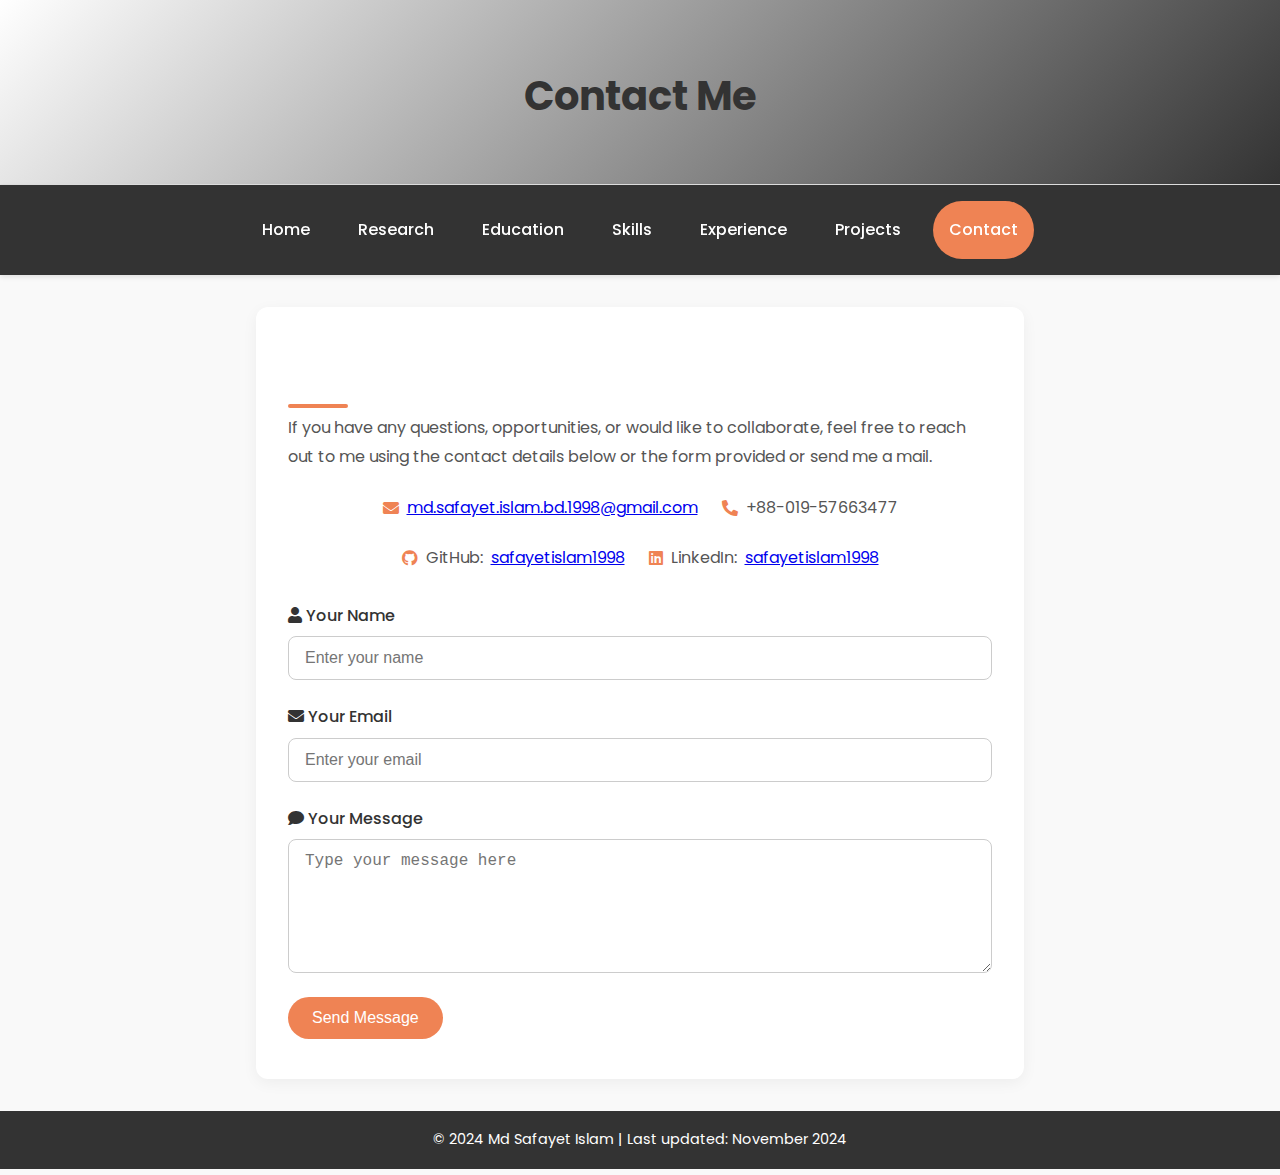
<file: contact.html>
<!DOCTYPE html>
<html lang="en">

<head>
    <!-- Meta Tags and Head Elements -->
    <meta charset="UTF-8">
    <meta name="viewport" content="width=device-width, initial-scale=1.0">
    <title>Contact - Md Safayet Islam</title>

    <!-- Google Fonts -->
    <link href="https://fonts.googleapis.com/css2?family=Poppins:wght@300;400;500;600&display=swap" rel="stylesheet">

    <!-- Font Awesome for Icons -->
    <link rel="stylesheet" href="https://cdnjs.cloudflare.com/ajax/libs/font-awesome/5.15.4/css/all.min.css"
        crossorigin="anonymous" />

    <!-- External Stylesheet -->
    <link rel="stylesheet" href="css/styles.css">
</head>

<body>
    <!-- Header -->
    <header>
        <h1>Contact Me</h1>
    </header>

    <!-- Navigation -->
    <nav>
        <a href="index.html">Home</a>
        <a href="research.html">Research</a>
        <a href="education.html">Education</a>
        <a href="skills.html">Skills</a>
        <a href="experience.html">Experience</a>
        <a href="projects.html">Projects</a>

        <a href="contact.html" class="active">Contact</a>
    </nav>

    <!-- Main Content -->
    <div class="container">
        <!-- Contact Section -->
        <section id="contact">
            <h2>Get in Touch</h2>
            <p>If you have any questions, opportunities, or would like to collaborate, feel free to reach out to me
                using the contact details below or the form provided or send me a mail.</p>


            <!-- Contact Details -->
            <div class="contact-info">
                <span><i class="fas fa-envelope"></i> <a
                        href="mailto:md.safayet.islam.bd.1998@gmail.com">md.safayet.islam.bd.1998@gmail.com</a></span>
                <span><i class="fas fa-phone-alt"></i> +88-019-57663477</span>
                <span><i class="fab fa-github"></i> GitHub: <a href="https://github.com/safayetislam1998"
                        target="_blank">safayetislam1998</a></span>
                <span><i class="fab fa-linkedin"></i> LinkedIn: <a href="https://www.linkedin.com/in/safayetislam1998"
                        target="_blank">safayetislam1998</a></span>
            </div>

            <!-- Contact Form -->
            <div class="contact-form">
                <form action="https://formspree.io/f/mbljarpq" method="POST">
                    <div class="form-group">
                        <label for="name"><i class="fas fa-user"></i> Your Name</label>
                        <input type="text" id="name" name="name" required placeholder="Enter your name">
                    </div>

                    <div class="form-group">
                        <label for="email"><i class="fas fa-envelope"></i> Your Email</label>
                        <input type="email" id="email" name="_replyto" required placeholder="Enter your email">
                    </div>

                    <div class="form-group">
                        <label for="message"><i class="fas fa-comment"></i> Your Message</label>
                        <textarea id="message" name="message" rows="6" required
                            placeholder="Type your message here"></textarea>
                    </div>

                    <button type="submit">Send Message</button>
                </form>
            </div>
        </section>
    </div>

    <!-- Footer -->
    <footer>
        <p>© 2024 Md Safayet Islam | Last updated: November 2024</p>
    </footer>
</body>

</html>
</file>
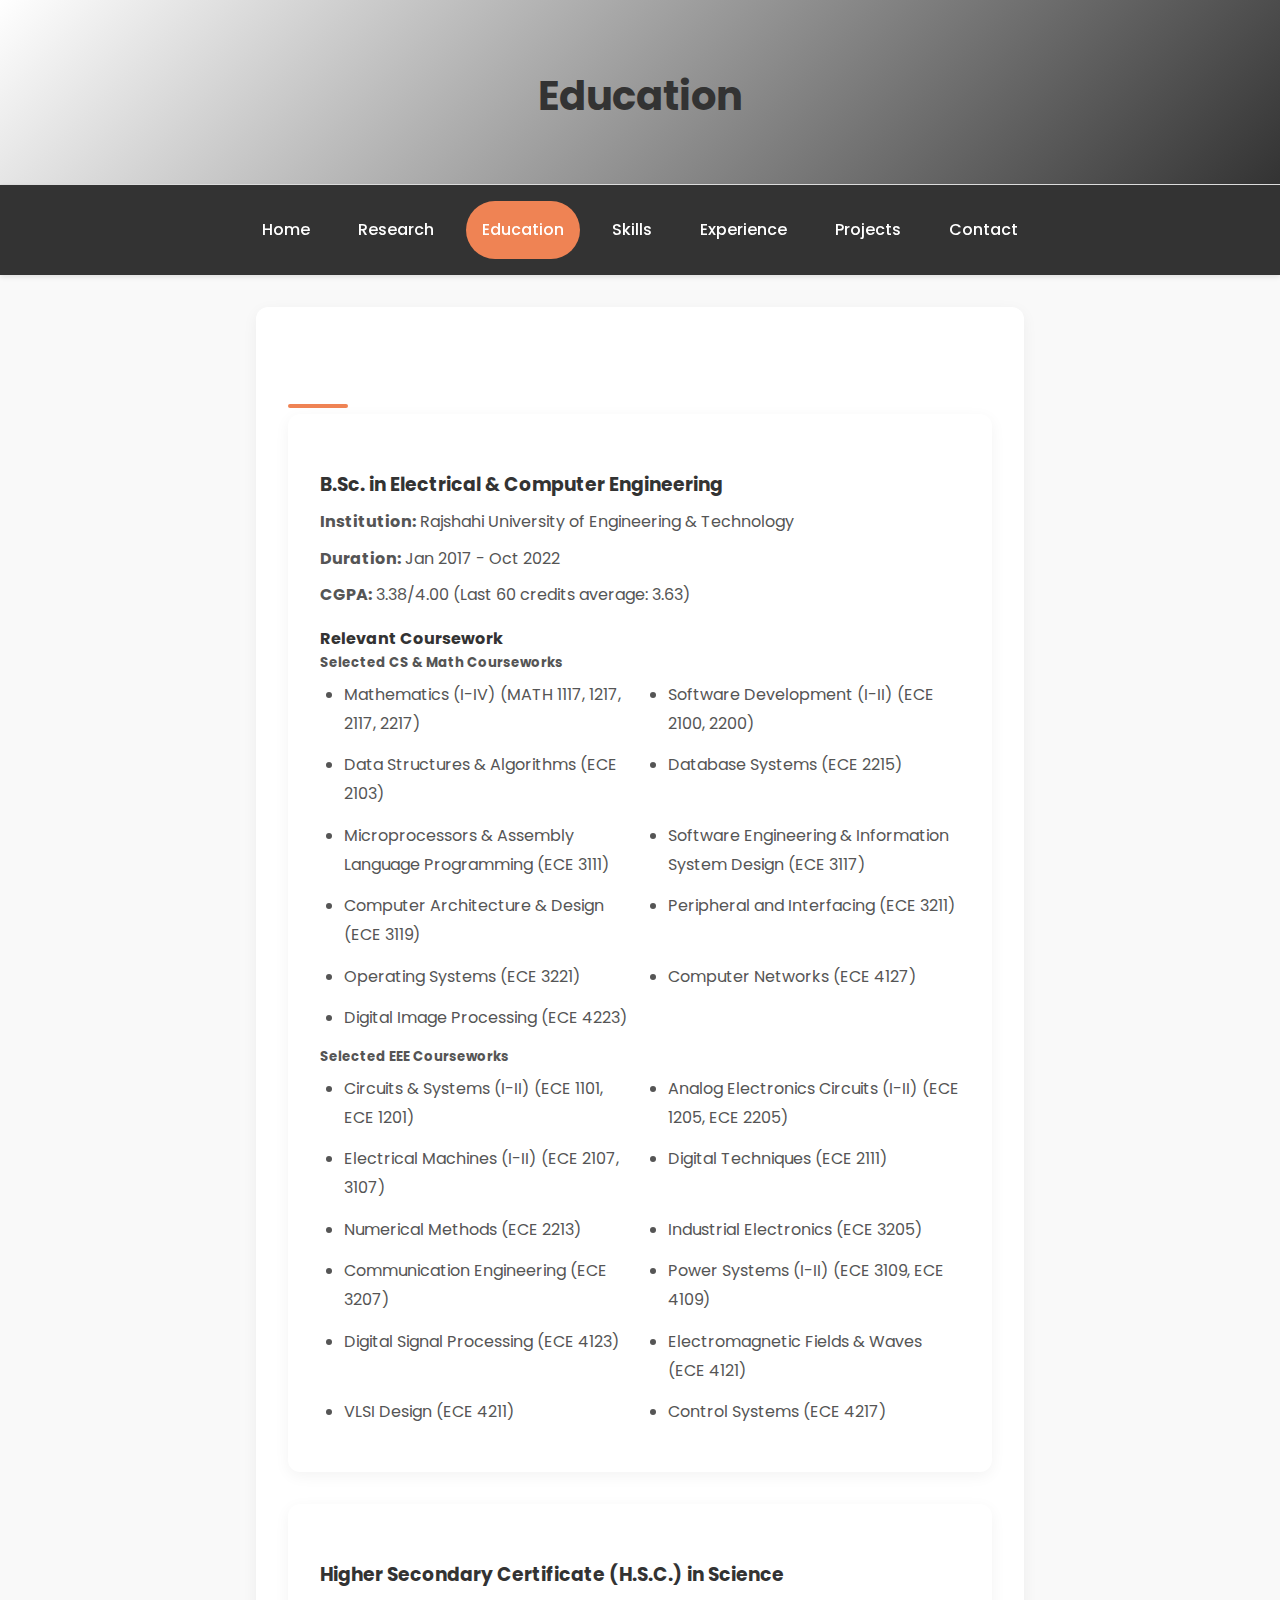
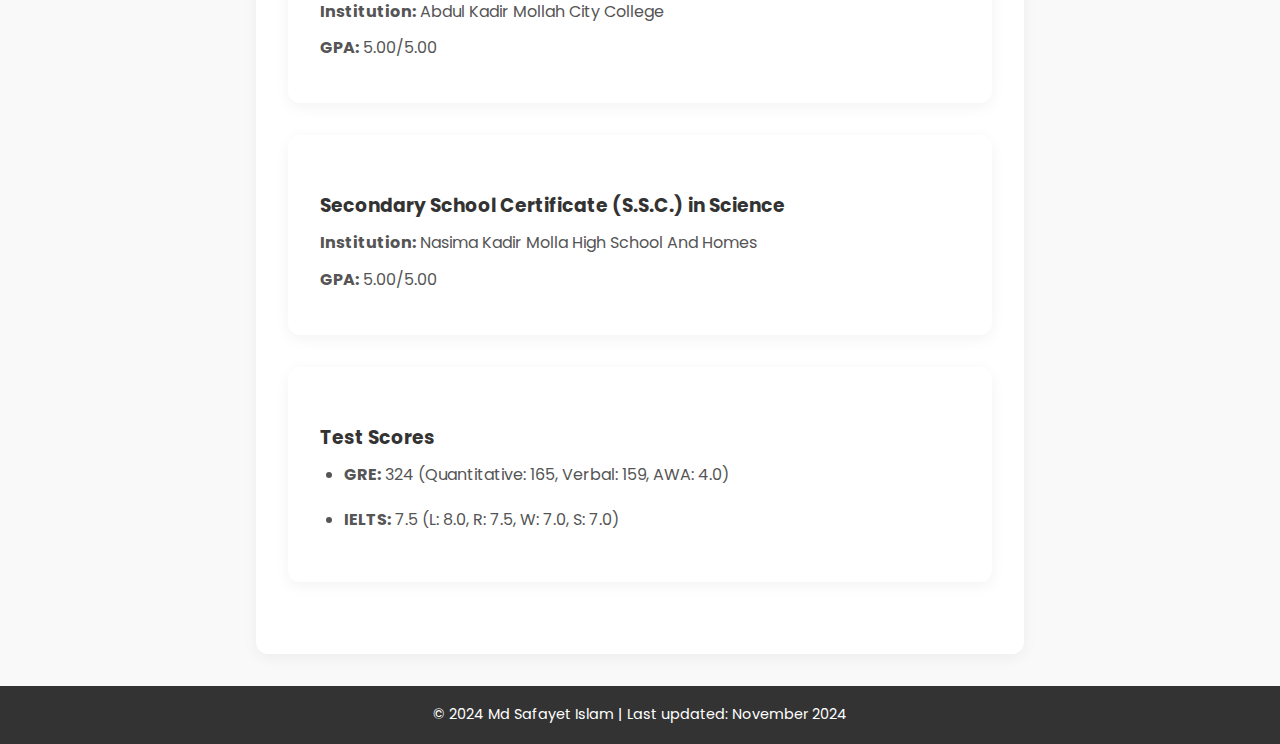
<file: education.html>
<!DOCTYPE html>
<html lang="en">

<head>
    <!-- Meta Tags and Head Elements -->
    <meta charset="UTF-8">
    <meta name="viewport" content="width=device-width, initial-scale=1.0">
    <title>Education - Md Safayet Islam</title>

    <!-- Google Fonts -->
    <link href="https://fonts.googleapis.com/css2?family=Poppins:wght@300;400;500;600&display=swap" rel="stylesheet">

    <!-- Font Awesome for Icons -->
    <link rel="stylesheet" href="https://cdnjs.cloudflare.com/ajax/libs/font-awesome/5.15.4/css/all.min.css"
        crossorigin="anonymous" />

    <!-- External Stylesheet -->
    <link rel="stylesheet" href="css/styles.css">
</head>

<body>
    <!-- Header -->
    <header>
        <h1>Education</h1>
    </header>

    <!-- Navigation -->
    <nav>
        <a href="index.html">Home</a>
        <a href="research.html">Research</a>
        <a href="education.html" class="active">Education</a>
        <a href="skills.html">Skills</a>
        <a href="experience.html">Experience</a>
        <a href="projects.html">Projects</a>
        
        <a href="contact.html">Contact</a>
    </nav>

    <!-- Main Content -->
    <div class="container">
        <!-- Education Section -->
        <section id="education">
            <h2>Education</h2>

            <!-- B.Sc. Degree -->
            <div class="education-item">
                <h3>B.Sc. in Electrical & Computer Engineering</h3>
                <p><strong>Institution:</strong> Rajshahi University of Engineering & Technology</p>
                <p><strong>Duration:</strong> Jan 2017 - Oct 2022</p>
                <p><strong>CGPA:</strong> 3.38/4.00 (Last 60 credits average: 3.63)</p>

                <!-- Coursework Section -->
                <h4>Relevant Coursework</h4>

                <!-- Selected CS & Math Courseworks -->
                <h5>Selected CS & Math Courseworks</h5>
                <ul class="coursework-list">
                    <li>Mathematics (I-IV) (MATH 1117, 1217, 2117, 2217)</li>
                    <li>Software Development (I-II) (ECE 2100, 2200)</li>
                    <li>Data Structures & Algorithms (ECE 2103)</li>
                    <li>Database Systems (ECE 2215)</li>
                    <li>Microprocessors & Assembly Language Programming (ECE 3111)</li>
                    <li>Software Engineering & Information System Design (ECE 3117)</li>
                    <li>Computer Architecture & Design (ECE 3119)</li>
                    <li>Peripheral and Interfacing (ECE 3211)</li>
                    <li>Operating Systems (ECE 3221)</li>
                    <li>Computer Networks (ECE 4127)</li>
                    <li>Digital Image Processing (ECE 4223)</li>
                </ul>

                <!-- Selected EEE Courseworks -->
                <h5>Selected EEE Courseworks</h5>
                <ul class="coursework-list">
                    <li>Circuits & Systems (I-II) (ECE 1101, ECE 1201)</li>
                    <li>Analog Electronics Circuits (I-II) (ECE 1205, ECE 2205)</li>
                    <li>Electrical Machines (I-II) (ECE 2107, 3107)</li>
                    <li>Digital Techniques (ECE 2111)</li>
                    <li>Numerical Methods (ECE 2213)</li>
                    <li>Industrial Electronics (ECE 3205)</li>
                    <li>Communication Engineering (ECE 3207)</li>
                    <li>Power Systems (I-II) (ECE 3109, ECE 4109)</li>
                    <li>Digital Signal Processing (ECE 4123)</li>
                    <li>Electromagnetic Fields & Waves (ECE 4121)</li>
                    <li>VLSI Design (ECE 4211)</li>
                    <li>Control Systems (ECE 4217)</li>
                </ul>
            </div>

            <!-- H.S.C. -->
            <div class="education-item">
                <h3>Higher Secondary Certificate (H.S.C.) in Science</h3>
                <p><strong>Institution:</strong> Abdul Kadir Mollah City College</p>
                <p><strong>GPA:</strong> 5.00/5.00</p>
            </div>

            <!-- S.S.C. -->
            <div class="education-item">
                <h3>Secondary School Certificate (S.S.C.) in Science</h3>
                <p><strong>Institution:</strong> Nasima Kadir Molla High School And Homes</p>
                <p><strong>GPA:</strong> 5.00/5.00</p>
            </div>

            <!-- Test Scores -->
            <div class="education-item">
                <h3>Test Scores</h3>
                <ul>
                    <li><strong>GRE:</strong> 324 (Quantitative: 165, Verbal: 159, AWA: 4.0)</li>
                    <li><strong>IELTS:</strong> 7.5 (L: 8.0, R: 7.5, W: 7.0, S: 7.0)</li>
                </ul>
            </div>
        </section>
    </div>

    <!-- Footer -->
    <footer>
        <p>© 2024 Md Safayet Islam | Last updated: November 2024</p>
    </footer>
</body>

</html>
</file>
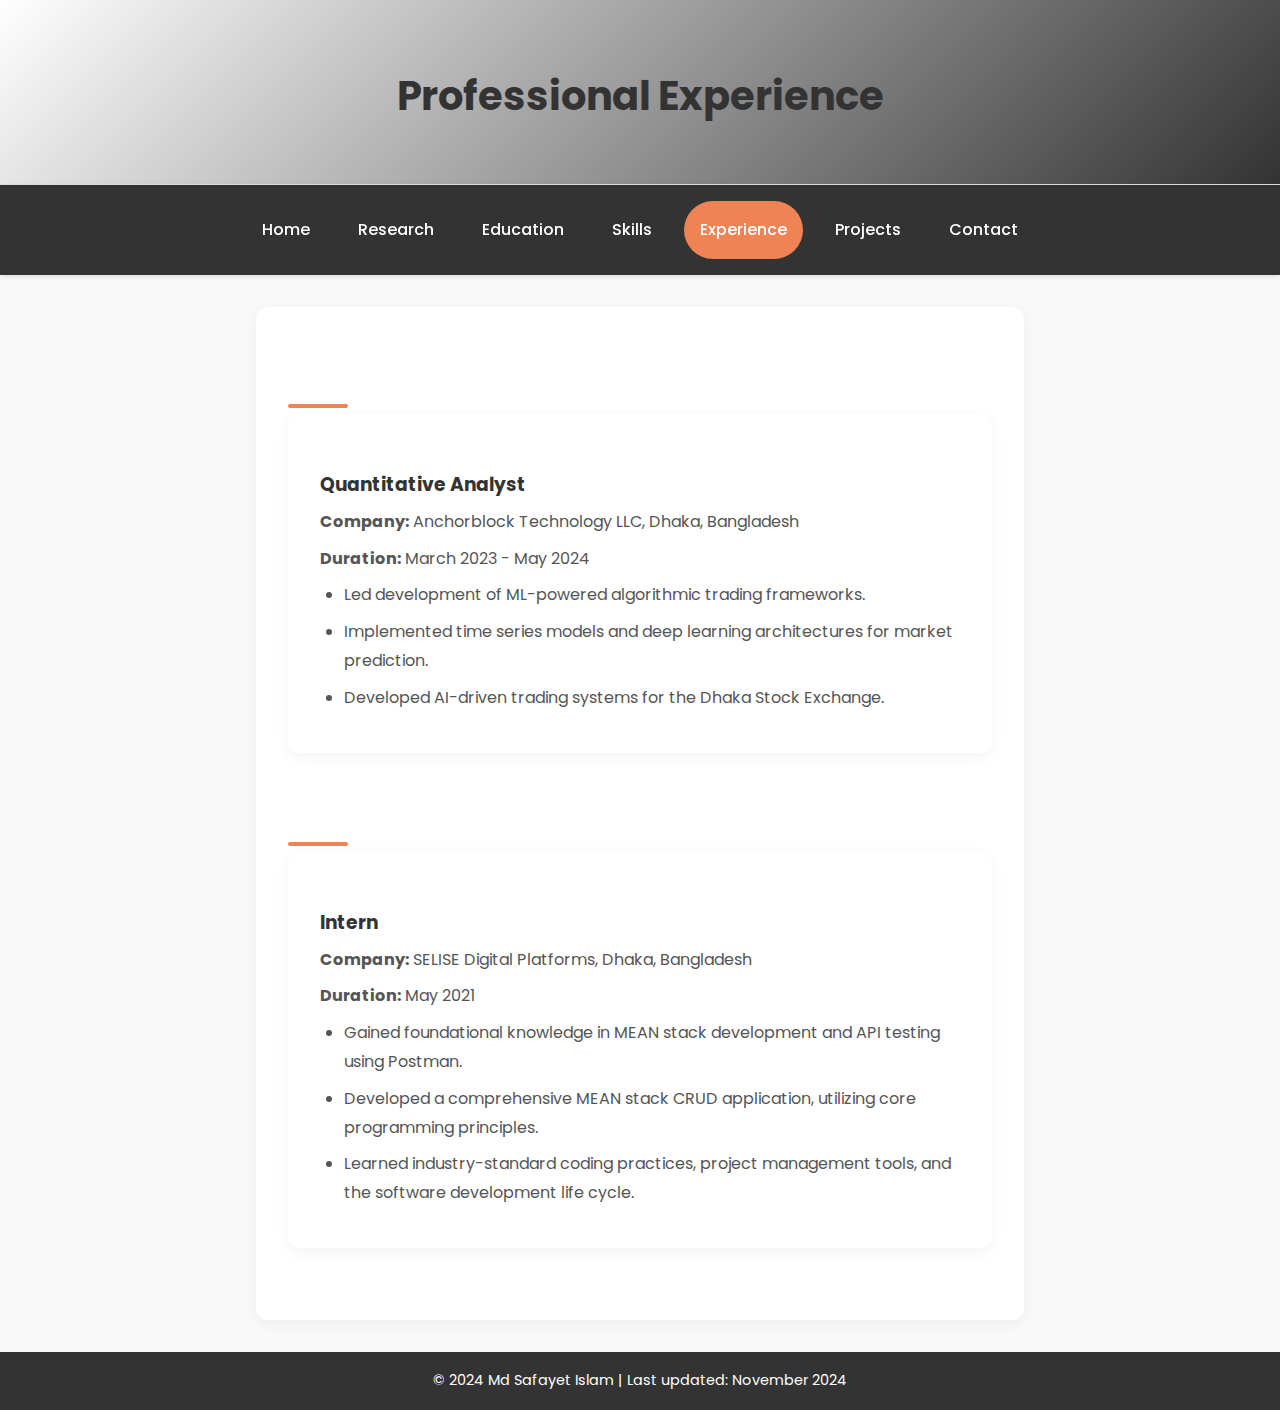
<file: experience.html>
<!DOCTYPE html>
<html lang="en">

<head>
    <!-- Meta Tags and Head Elements -->
    <meta charset="UTF-8">
    <meta name="viewport" content="width=device-width, initial-scale=1.0">
    <title>Experience - Md Safayet Islam</title>

    <!-- Google Fonts -->
    <link href="https://fonts.googleapis.com/css2?family=Poppins:wght@300;400;500;600&display=swap" rel="stylesheet">

    <!-- Font Awesome for Icons -->
    <link rel="stylesheet" href="https://cdnjs.cloudflare.com/ajax/libs/font-awesome/5.15.4/css/all.min.css"
        crossorigin="anonymous" />

    <!-- External Stylesheet -->
    <link rel="stylesheet" href="css/styles.css">
</head>

<body>
    <!-- Header -->
    <header>
        <h1>Professional Experience</h1>
    </header>

    <!-- Navigation -->
    <nav>
        <a href="index.html">Home</a>
        <a href="research.html">Research</a>
        <a href="education.html">Education</a>
        <a href="skills.html">Skills</a>
        <a href="experience.html" class="active">Experience</a>
        <a href="projects.html">Projects</a>
        
        <a href="contact.html">Contact</a>
    </nav>

    <!-- Main Content -->
    <div class="container">
        <!-- Experience Section -->
        <section id="experience">
            <h2>Work Experience</h2>

            <!-- Experience Item -->
            <div class="experience-item">
                <h3>Quantitative Analyst</h3>
                <p><strong>Company:</strong> Anchorblock Technology LLC, Dhaka, Bangladesh</p>
                <p><strong>Duration:</strong> March 2023 - May 2024</p>
                <ul>
                    <li>Led development of ML-powered algorithmic trading frameworks.</li>
                    <li>Implemented time series models and deep learning architectures for market prediction.</li>
                    <li>Developed AI-driven trading systems for the Dhaka Stock Exchange.</li>
                </ul>
            </div>

            <!-- Internship Experience Section -->
            <h2>Internship Experience</h2>
            <div class="experience-item">
                <h3>Intern</h3>
                <p><strong>Company:</strong> SELISE Digital Platforms, Dhaka, Bangladesh</p>
                <p><strong>Duration:</strong> May 2021</p>
                <ul>
                    <li>Gained foundational knowledge in MEAN stack development and API testing using Postman.</li>
                    <li>Developed a comprehensive MEAN stack CRUD application, utilizing core programming principles.
                    </li>
                    <li>Learned industry-standard coding practices, project management tools, and the software
                        development life cycle.</li>
                </ul>
            </div>
        </section>
    </div>

    <!-- Footer -->
    <footer>
        <p>© 2024 Md Safayet Islam | Last updated: November 2024</p>
    </footer>
</body>

</html>
</file>
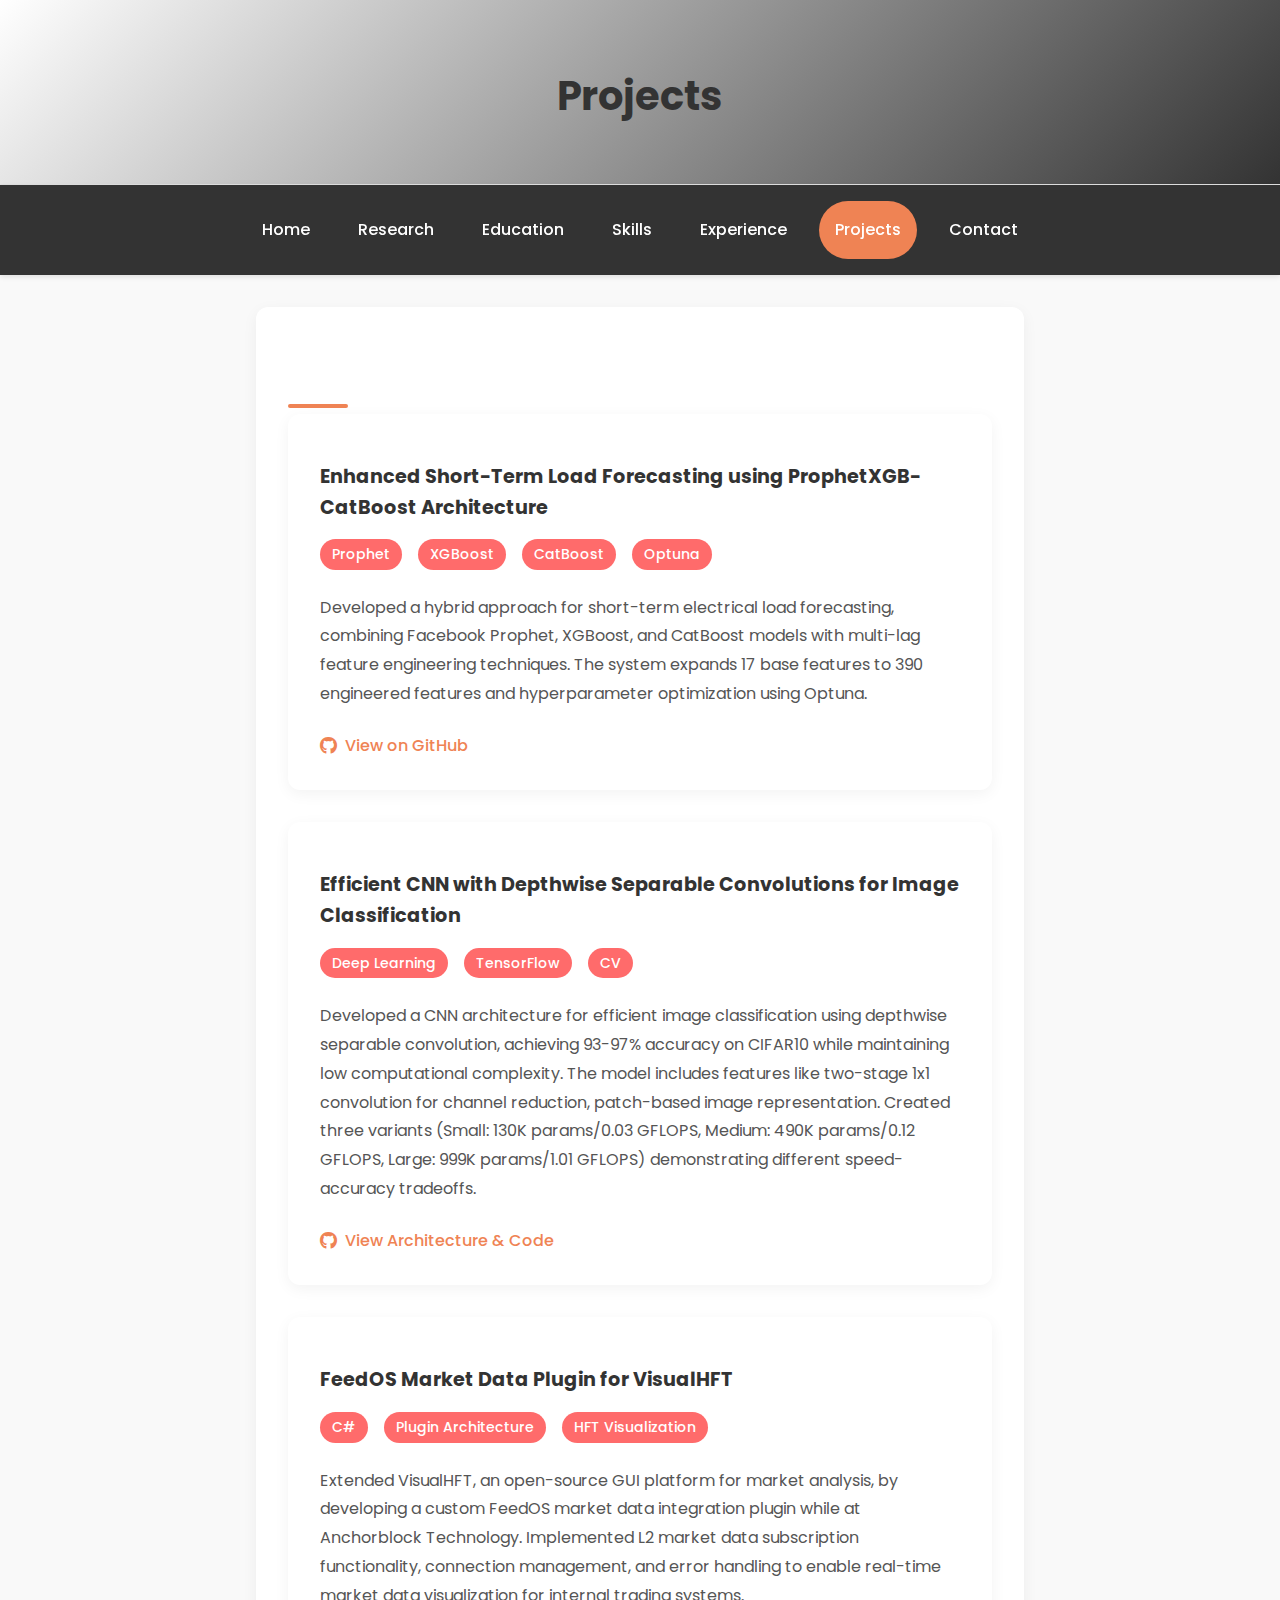
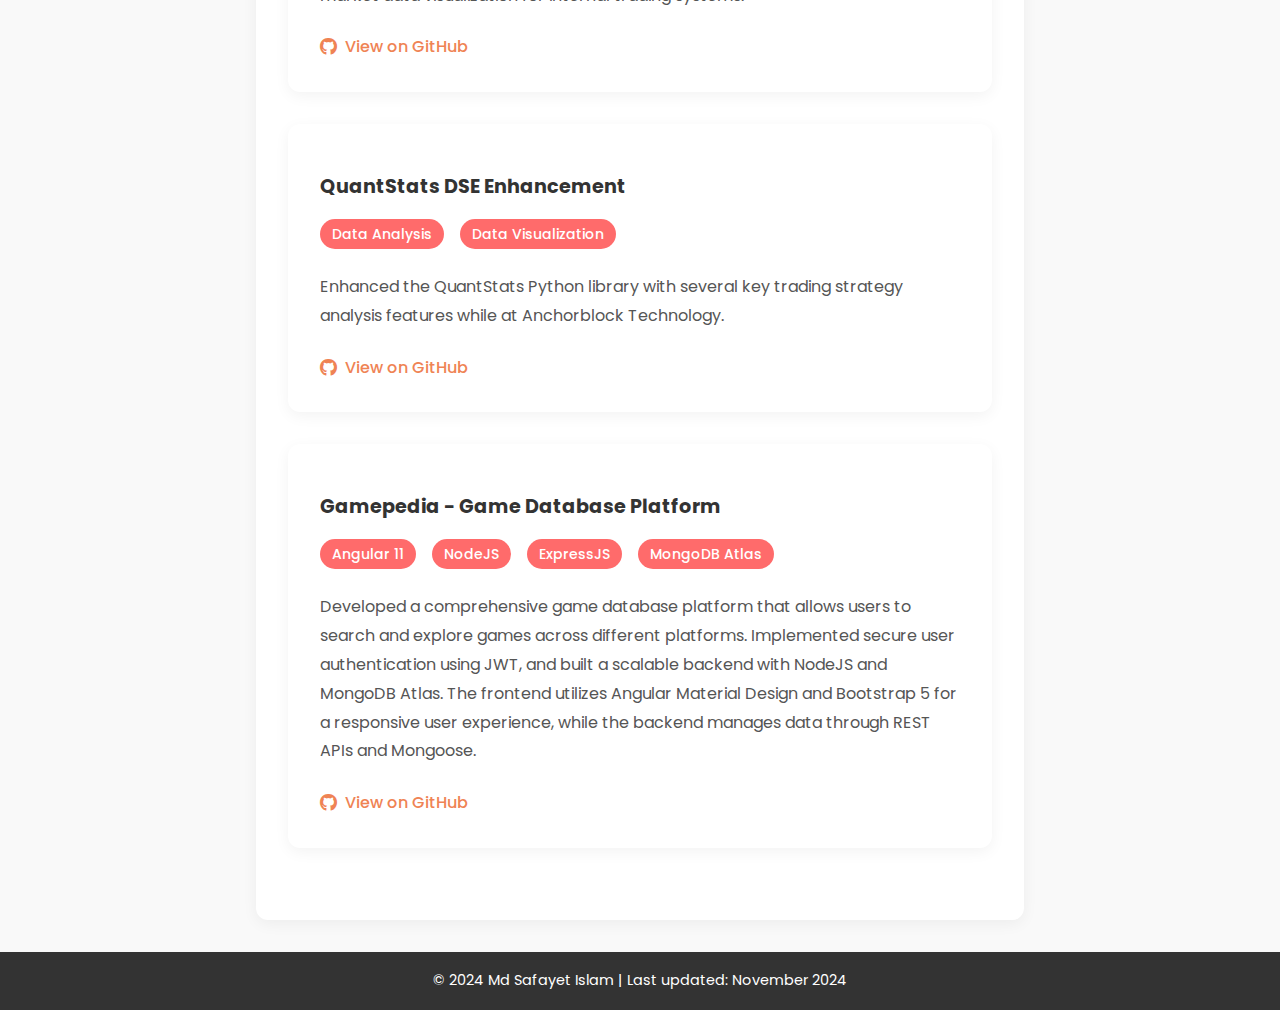
<file: projects.html>
<!DOCTYPE html>
<html lang="en">

<head>
    <!-- Meta Tags and Head Elements -->
    <meta charset="UTF-8">
    <meta name="viewport" content="width=device-width, initial-scale=1.0">
    <title>Projects - Md Safayet Islam</title>

    <!-- Google Fonts -->
    <link href="https://fonts.googleapis.com/css2?family=Poppins:wght@300;400;500;600&display=swap" rel="stylesheet">

    <!-- Font Awesome for Icons -->
    <link rel="stylesheet" href="https://cdnjs.cloudflare.com/ajax/libs/font-awesome/5.15.4/css/all.min.css"
        crossorigin="anonymous" />

    <!-- External Stylesheet -->
    <link rel="stylesheet" href="css/styles.css">
</head>

<body>
    <!-- Header -->
    <header>
        <h1>Projects</h1>
    </header>

    <!-- Navigation -->
    <nav>
        <a href="index.html">Home</a>
        <a href="research.html">Research</a>
        <a href="education.html">Education</a>
        <a href="skills.html">Skills</a>
        <a href="experience.html">Experience</a>
        <a href="projects.html" class="active">Projects</a>
        <a href="contact.html">Contact</a>
    </nav>

    <!-- Main Content -->
    <div class="container">
        <!-- Projects Section -->
        <section id="projects">
            <h2>Projects</h2>

            <!-- Load Forecasting Project -->
            <div class="project-item">
                <h4>Enhanced Short-Term Load Forecasting using ProphetXGB-CatBoost Architecture</h4>
                <div class="project-tech">
                    <span class="skill-tag">Prophet</span>
                    <span class="skill-tag">XGBoost</span>
                    <span class="skill-tag">CatBoost</span>
                    <span class="skill-tag">Optuna</span>
                </div>
                <div class="project-description">
                    <p>Developed a hybrid approach for short-term electrical load forecasting, combining Facebook
                        Prophet, XGBoost, and CatBoost models with multi-lag feature engineering techniques. The system
                        expands 17 base features to 390 engineered features and hyperparameter optimization
                        using Optuna.</p>
                </div>
                <div class="project-links">
                    <a href="https://github.com/safayetislam1998/short_term_load_forecast" target="_blank"
                        class="project-link">
                        <i class="fab fa-github"></i> View on GitHub
                    </a>
                </div>
            </div>
            <!-- Efficient CNN -->
            <div class="project-item">
                <h4>Efficient CNN with Depthwise Separable Convolutions for Image Classification</h4>
                <div class="project-tech">
                    <span class="skill-tag">Deep Learning</span>
                    <span class="skill-tag">TensorFlow</span>
                    <span class="skill-tag">CV</span>
                </div>
                <div class="project-description">
                    <p>Developed a CNN architecture for efficient image classification using depthwise separable convolution,
                        achieving 93-97% accuracy on CIFAR10 while maintaining low computational complexity. The model includes
                        features like two-stage 1x1 convolution for channel reduction, patch-based image representation.
                        Created three variants (Small: 130K params/0.03 GFLOPS, Medium: 490K
                        params/0.12 GFLOPS, Large: 999K params/1.01 GFLOPS) demonstrating different speed-accuracy tradeoffs.</p>
                  
                </div>
                <div class="project-links">
                    <a href="https://github.com/safayetislam1998/depthwise-efficient-cnn" target="_blank" class="project-link">
                        <i class="fab fa-github"></i> View Architecture & Code
                    </a>
                </div>
            </div>

            <!-- VisualHFT Plugin Contribution -->
            <div class="project-item">
                <h4>FeedOS Market Data Plugin for VisualHFT</h4>
                <div class="project-tech">
                    <span class="skill-tag">C#</span>
                    <span class="skill-tag">Plugin Architecture</span>
                    <span class="skill-tag">HFT Visualization</span>
                </div>
                <div class="project-description">
                                        <p>Extended VisualHFT, an open-source GUI platform for market analysis, by developing a custom FeedOS market data
                                            integration plugin while at Anchorblock Technology. Implemented L2 market data subscription functionality,
                                            connection management, and error handling to enable real-time market data visualization for internal trading
                                            systems.</p>
                </div>
                <div class="project-links">
                    <a href="https://github.com/anchorblock/VisualHFT/tree/master/VisualHFT.Plugins/MarketConnectors.FeedOS"
                        target="_blank" class="project-link">
                        <i class="fab fa-github"></i> View on GitHub
                    </a>
                </div>
            </div>

            <!-- QuantStats Contribution -->
            <div class="project-item">
                <h4>QuantStats DSE Enhancement</h4>
                <div class="project-tech">
                    <span class="skill-tag">Data Analysis</span>
                    <span class="skill-tag">Data Visualization</span>
                </div>
                <div class="project-description">
                                        <p>Enhanced the QuantStats Python library with several key trading strategy analysis features while at Anchorblock
                                        Technology.</p>
                </div>
                <div class="project-links">
                    <a href="https://github.com/anchorblock/quantstats"
                        target="_blank" class="project-link">
                        <i class="fab fa-github"></i> View on GitHub
                    </a>
                </div>
            </div>

            <div class="project-item">
                <h4>Gamepedia - Game Database Platform</h4>
                <div class="project-tech">
                    <span class="skill-tag">Angular 11</span>
                    <span class="skill-tag">NodeJS</span>
                    <span class="skill-tag">ExpressJS</span>
                    <span class="skill-tag">MongoDB Atlas</span>
                </div>
                <div class="project-description">
                    <p>Developed a comprehensive game database platform that allows users to search and explore games across
                        different platforms. Implemented secure user authentication using JWT, and built a scalable backend with
                        NodeJS
                        and MongoDB Atlas. The frontend utilizes Angular Material Design and Bootstrap 5 for a responsive user
                        experience,
                        while the backend manages data through REST APIs and Mongoose.</p>
                </div>
                <div class="project-links">
                    <a href="https://github.com/safayetislam1998/Gamepedia_Project" target="_blank" class="project-link">
                        <i class="fab fa-github"></i> View on GitHub
                    </a>
                </div>
            </div>

            

        </section>
    </div>

    <!-- Footer -->
    <footer>
        <p>© 2024 Md Safayet Islam | Last updated: November 2024</p>
    </footer>
</body>

</html>
</file>
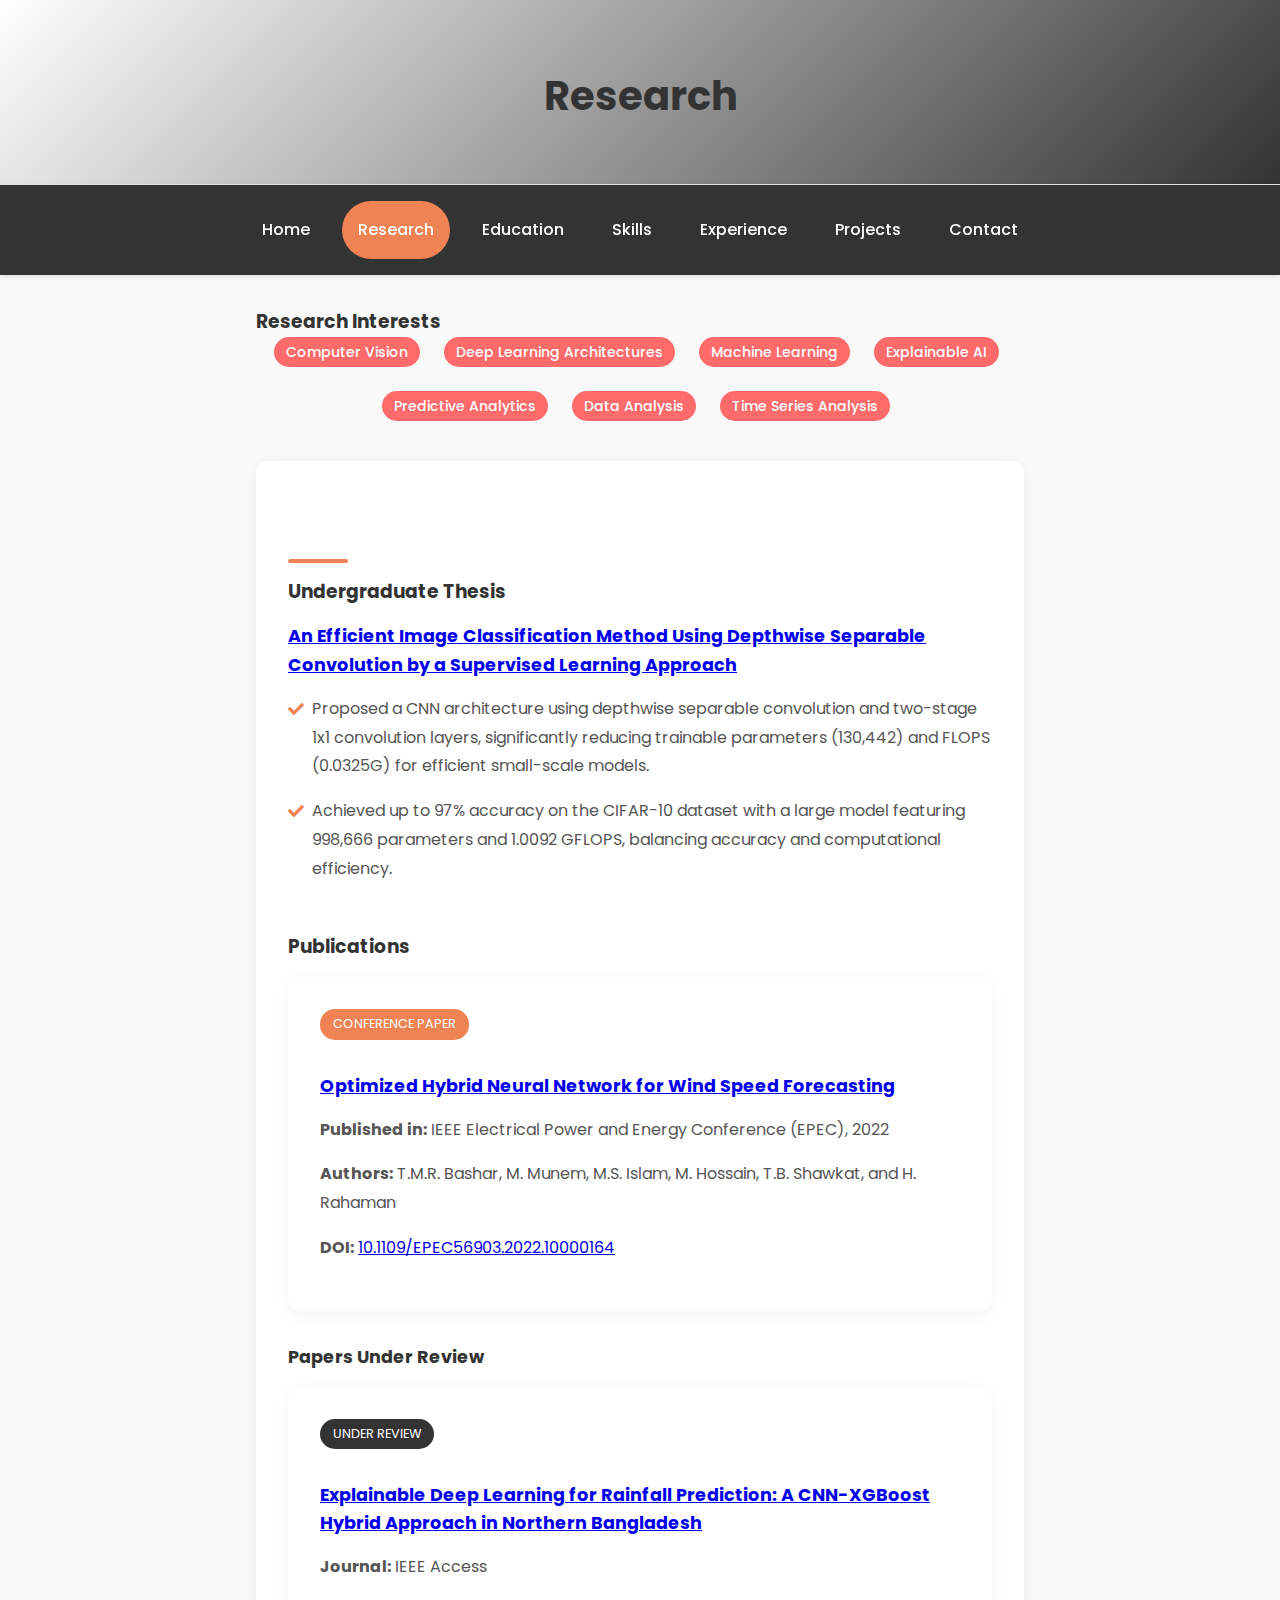
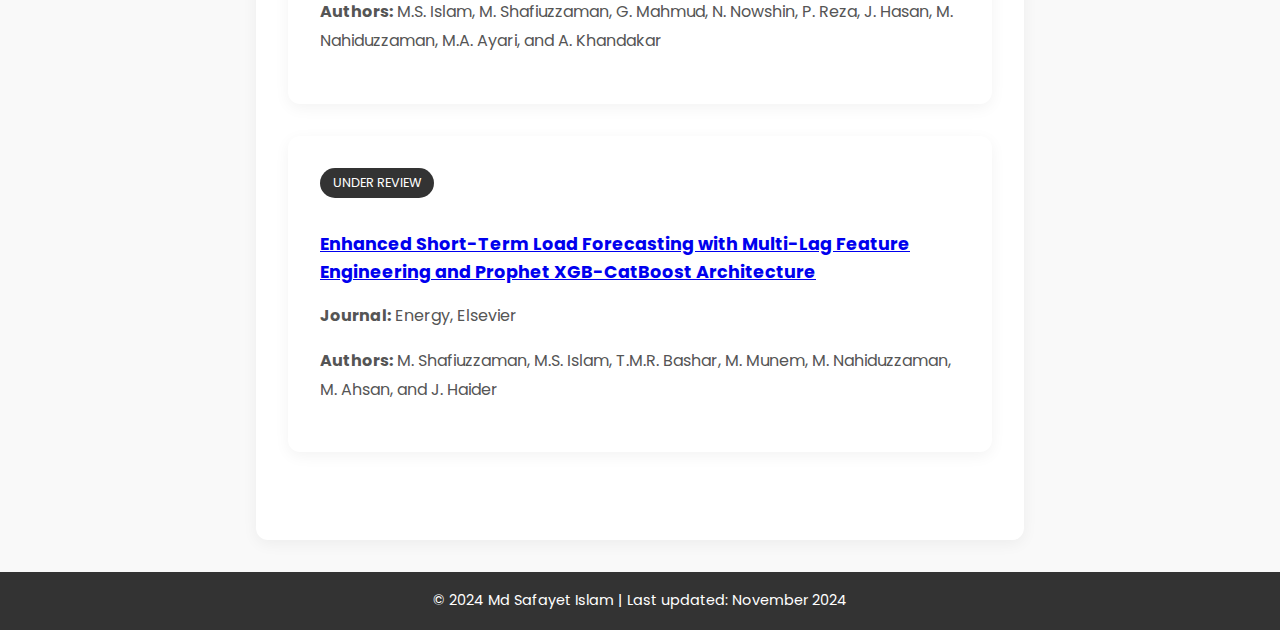
<file: research.html>
<!DOCTYPE html>
<html lang="en">

<head>
    <!-- Meta Tags and Head Elements -->
    <meta charset="UTF-8">
    <meta name="viewport" content="width=device-width, initial-scale=1.0">
    <title>Research - Md Safayet Islam</title>

    <!-- Google Fonts -->
    <link href="https://fonts.googleapis.com/css2?family=Poppins:wght@300;400;500;600&display=swap" rel="stylesheet">

    <!-- Font Awesome for Icons -->
    <link rel="stylesheet" href="https://cdnjs.cloudflare.com/ajax/libs/font-awesome/5.15.4/css/all.min.css"
        crossorigin="anonymous" />

    <!-- External Stylesheet -->
    <link rel="stylesheet" href="css/styles.css">
</head>

<body>
    <!-- Header -->
    <header>
        <h1>Research</h1>
    </header>

    <!-- Navigation -->
    <nav>
        <a href="index.html">Home</a>
        <a href="research.html" class="active">Research</a>
        <a href="education.html">Education</a>
        <a href="skills.html">Skills</a>
        <a href="experience.html">Experience</a>
        <a href="projects.html">Projects</a>

        <a href="contact.html">Contact</a>
    </nav>
    
    <!-- Main Content -->
    <div class="container">
        <!-- Research Interests -->
        <div class="research-interests">
            <h3>Research Interests</h3>
            <div class="interests-list">
                <span class="skill-tag">Computer Vision</span>
                <span class="skill-tag">Deep Learning Architectures</span>
                <span class="skill-tag">Machine Learning</span>
                <span class="skill-tag">Explainable AI</span>
                <span class="skill-tag">Predictive Analytics</span>
                <span class="skill-tag">Data Analysis</span>
                <span class="skill-tag">Time Series Analysis</span>
            </div>
        </div>
        <!-- Research Section -->
        <section id="research">
            <h2>Research</h2>

            <!-- Undergraduate Thesis -->
            <div class="research-item">
                <h3>Undergraduate Thesis</h3>
                <h4>
                    <a href="pdfs\MD_Safayet_Islam_Undergrad_Thesis s.pdf" target="_blank">
                        An Efficient Image Classification Method Using Depthwise Separable Convolution by a Supervised
                        Learning Approach
                    </a>
                </h4>
                <div class="thesis-highlights">
                    <ul>
                        <li>Proposed a CNN architecture using depthwise separable convolution and two-stage 1x1
                            convolution layers, significantly reducing trainable parameters (130,442) and FLOPS
                            (0.0325G) for efficient small-scale models.</li>
                        <li>Achieved up to 97% accuracy on the CIFAR-10 dataset with a large model featuring 998,666
                            parameters and 1.0092 GFLOPS, balancing accuracy and computational efficiency.</li>
                    
                    </ul>
                </div>
            </div>

            <!-- Publications -->
            <div class="research-item">
                <h3>Publications</h3>

                <!-- Conference Paper -->
                <div class="publication">
                    <span class="pub-type conference">CONFERENCE PAPER</span>
                    <h4>
                        <a href="pdfs\Optimized_Hybrid_Neural_Network_for_Wind_Speed.pdf.pdf" target="_blank">
                            Optimized Hybrid Neural Network for Wind Speed Forecasting
                        </a>
                    </h4>
                    <p><strong>Published in:</strong> IEEE Electrical Power and Energy Conference (EPEC), 2022</p>
                    <p><strong>Authors:</strong> T.M.R. Bashar, M. Munem, M.S. Islam, M. Hossain, T.B. Shawkat, and H.
                        Rahaman</p>
                    <p><strong>DOI:</strong> <a href="https://doi.org/10.1109/EPEC56903.2022.10000164"
                            target="_blank">10.1109/EPEC56903.2022.10000164</a></p>
                </div>

                <!-- Papers Under Review -->
                <h4>Papers Under Review</h4>

                <div class="publication">
                    <span class="pub-type under-review">UNDER REVIEW</span>
                    <h4>
                        <a href="pdfs\Rainfall Prediction using CNN-XGB with XAI.pdf" target="_blank">
                            Explainable Deep Learning for Rainfall Prediction: A CNN-XGBoost Hybrid Approach in Northern
                            Bangladesh
                        </a>
                    </h4>
                    <p><strong>Journal:</strong> IEEE Access</p>
                    <p><strong>Authors:</strong> M.S. Islam, M. Shafiuzzaman, G. Mahmud, N. Nowshin, P. Reza, J. Hasan,
                        M. Nahiduzzaman, M.A. Ayari, and A. Khandakar</p>
                </div>

                <div class="publication">
                    <span class="pub-type under-review">UNDER REVIEW</span>
                    <h4>
                        <a href="pdfs\Enhanced Short-Term Load Forecasting with Multi-Lag Feature Engineering and Prophet XGB-CatBoost Architecture.pdf" target="_blank">
                            Enhanced Short-Term Load Forecasting with Multi-Lag Feature Engineering and Prophet
                            XGB-CatBoost Architecture
                        </a>
                    </h4>
                    <p><strong>Journal:</strong> Energy, Elsevier</p>
                    <p><strong>Authors:</strong> M. Shafiuzzaman, M.S. Islam, T.M.R. Bashar, M. Munem, M. Nahiduzzaman,
                        M. Ahsan, and J. Haider</p>
                </div>
            </div>

            
        </section>
    </div>

    <!-- Footer -->
    <footer>
        <p>© 2024 Md Safayet Islam | Last updated: November 2024</p>
    </footer>
</body>

</html>
</file>
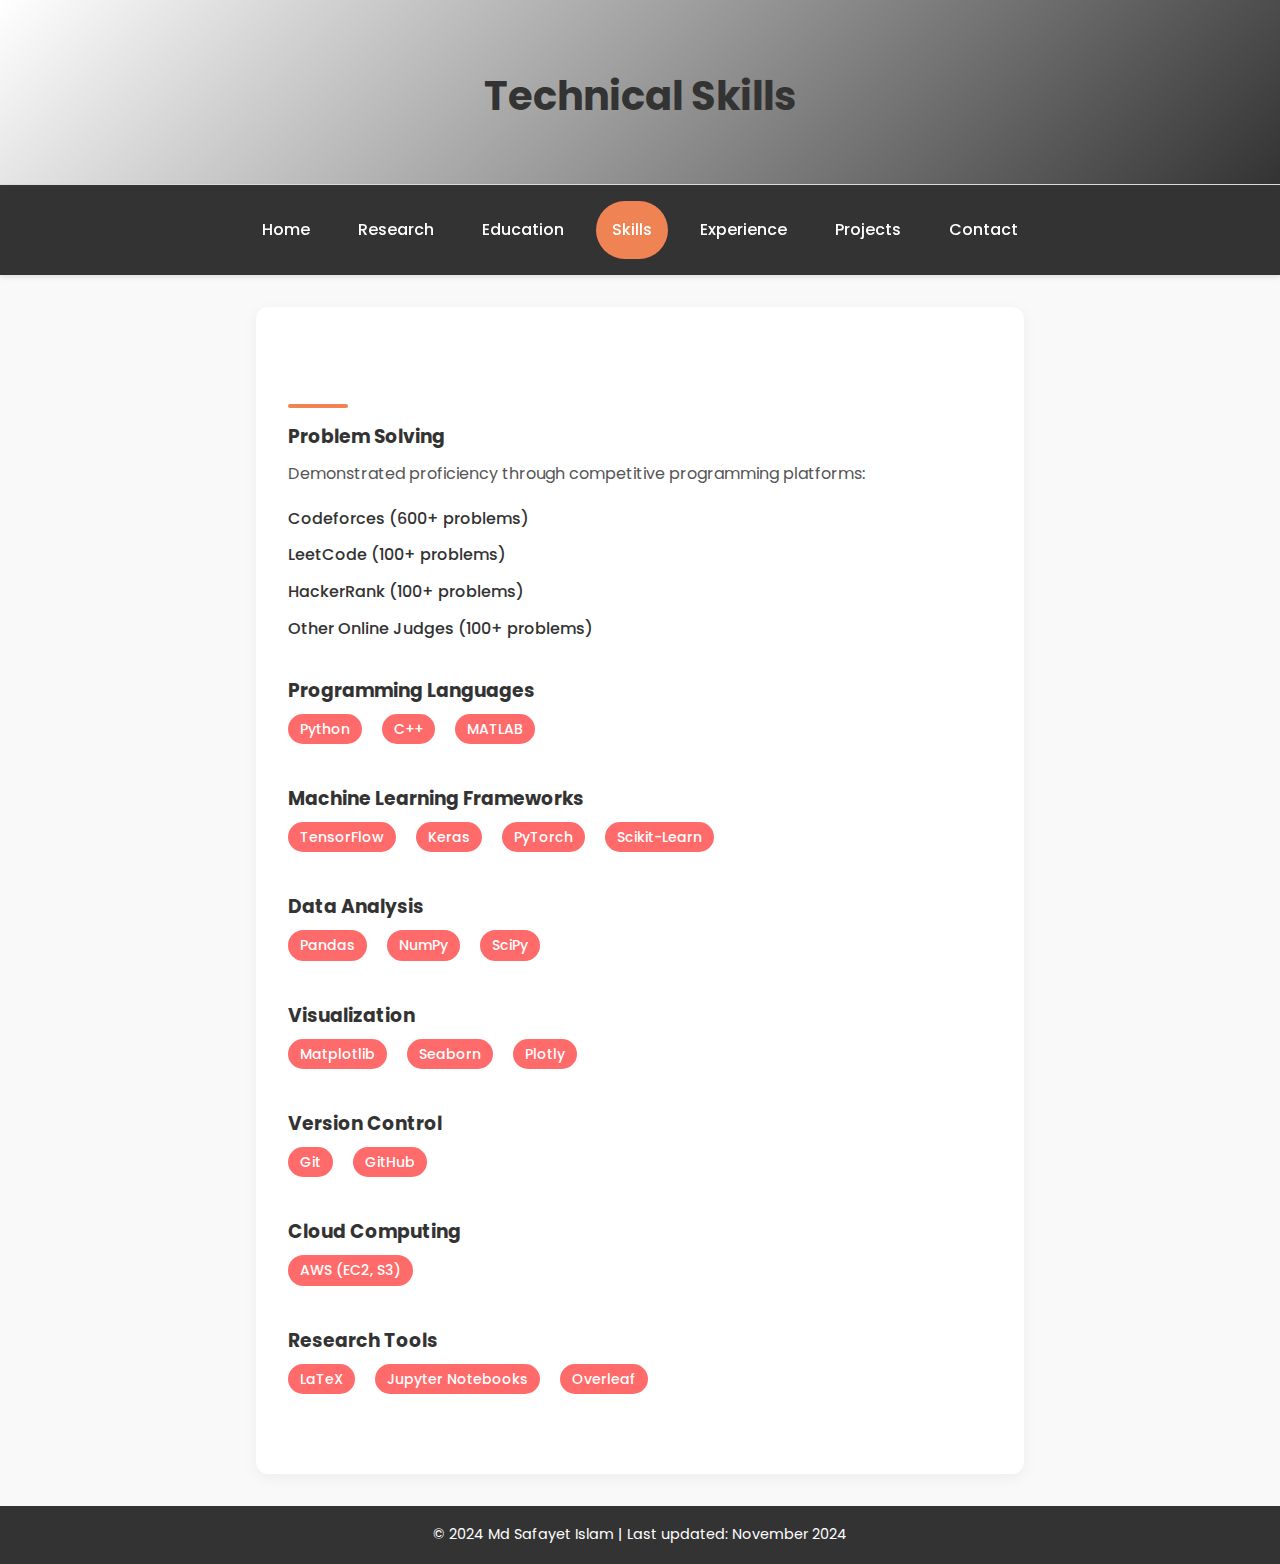
<file: skills.html>
<!DOCTYPE html>
<html lang="en">

<head>
    <!-- Meta Tags and Head Elements -->
    <meta charset="UTF-8">
    <meta name="viewport" content="width=device-width, initial-scale=1.0">
    <title>Skills - Md Safayet Islam</title>

    <!-- Google Fonts -->
    <link href="https://fonts.googleapis.com/css2?family=Poppins:wght@300;400;500;600&display=swap" rel="stylesheet">

    <!-- Font Awesome for Icons -->
    <link rel="stylesheet" href="https://cdnjs.cloudflare.com/ajax/libs/font-awesome/5.15.4/css/all.min.css"
        crossorigin="anonymous" />

    <!-- External Stylesheet -->
    <link rel="stylesheet" href="css/styles.css">
</head>

<body>
    <!-- Header -->
    <header>
        <h1>Technical Skills</h1>
    </header>

    <!-- Navigation -->
    <nav>
        <a href="index.html">Home</a>
        <a href="research.html">Research</a>
        <a href="education.html">Education</a>
        <a href="skills.html" class="active">Skills</a>
        <a href="experience.html">Experience</a>
        <a href="projects.html">Projects</a>
        <a href="contact.html">Contact</a>
    </nav>

    <!-- Main Content -->
    <div class="container">
        <!-- Skills Section -->
        <section id="skills">
            <h2>Technical Skills</h2>

            <!-- Problem Solving Section -->
            <div class="skill-category">
                <h3>Problem Solving</h3>
                <p>Demonstrated proficiency through competitive programming platforms:</p>
                <ul class="programming-platforms">
                    <li><a href="https://codeforces.com/profile/shell007_bd" target="_blank">Codeforces (600+
                            problems)</a></li>
                    <li><a href="https://leetcode.com/ornob39/" target="_blank">LeetCode (100+ problems)</a></li>
                    <li><a href="https://www.hackerrank.com/ornob_1610039" target="_blank">HackerRank (100+
                            problems)</a></li>
                    <li><a href="https://www.stopstalk.com/user/profile/shell007_bd" target="_blank">Other Online Judges
                            (100+ problems)</a></li>
                </ul>
            </div>

            <!-- Programming Languages -->
            <div class="skill-category">
                <h3>Programming Languages</h3>
                <div class="skill-list">
                    <span class="skill-tag">Python</span>
                    <span class="skill-tag">C++</span>
                    <span class="skill-tag">MATLAB</span>
                </div>
            </div>

            <!-- Machine Learning Frameworks -->
            <div class="skill-category">
                <h3>Machine Learning Frameworks</h3>
                <div class="skill-list">
                    <span class="skill-tag">TensorFlow</span>
                    <span class="skill-tag">Keras</span>
                    <span class="skill-tag">PyTorch</span>
                    <span class="skill-tag">Scikit-Learn</span>
                </div>
            </div>

            <!-- Data Analysis -->
            <div class="skill-category">
                <h3>Data Analysis</h3>
                <div class="skill-list">
                    <span class="skill-tag">Pandas</span>
                    <span class="skill-tag">NumPy</span>
                    <span class="skill-tag">SciPy</span>
                </div>
            </div>

            <!-- Visualization -->
            <div class="skill-category">
                <h3>Visualization</h3>
                <div class="skill-list">
                    <span class="skill-tag">Matplotlib</span>
                    <span class="skill-tag">Seaborn</span>
                    <span class="skill-tag">Plotly</span>
                </div>
            </div>

            <!-- Version Control -->
            <div class="skill-category">
                <h3>Version Control</h3>
                <div class="skill-list">
                    <span class="skill-tag">Git</span>
                    <span class="skill-tag">GitHub</span>
                </div>
            </div>

            <!-- Cloud Computing -->
            <div class="skill-category">
                <h3>Cloud Computing</h3>
                <div class="skill-list">
                    <span class="skill-tag">AWS (EC2, S3)</span>
                </div>
            </div>

            <!-- Research Tools -->
            <div class="skill-category">
                <h3>Research Tools</h3>
                <div class="skill-list">
                    <span class="skill-tag">LaTeX</span>
                    <span class="skill-tag">Jupyter Notebooks</span>
                    <span class="skill-tag">Overleaf</span>
                </div>
            </div>
        </section>
    </div>

    <!-- Footer -->
    <footer>
        <p>© 2024 Md Safayet Islam | Last updated: November 2024</p>
    </footer>
</body>

</html>
</file>
<file: css/styles.css>
/* styles.css */

/* Root Variables */
:root {
    --primary-color: #2D3142;
    --secondary-color: #4F5D75;
    --accent-color: #EF8354;
    --background-color: #F5F5F5;
    --text-color: #2D3142;
}

/* General Styles */
body {
    font-family: 'Poppins', sans-serif;
    line-height: 1.6;
    margin: 0;
    padding: 0;
    background-color: var(--background-color);
    color: var(--text-color);
}

/* Header Styles */
header {
    background: linear-gradient(135deg, var(--primary-color), var(--secondary-color));
    padding: 6rem 2rem 4rem;
    text-align: center;
    color: white;
    position: relative;
    overflow: hidden;
}

header::after {
    content: '';
    background: url('https://source.unsplash.com/1600x900/?technology') no-repeat center center/cover;
    opacity: 0.2;
    top: 0;
    left: 0;
    right: 0;
    bottom: 0;
    position: absolute;
    z-index: -1;
}

.profile-img {
    width: 200px;
    height: 200px;
    border-radius: 50%;
    margin-bottom: 1rem;
    border: 4px solid white;
    object-fit: cover;
    box-shadow: 0 4px 15px rgba(0, 0, 0, 0.2);
}

header h1 {
    font-size: 2.5rem;
    margin-bottom: 0.5rem;
}

header p {
    font-size: 1.2rem;
    margin-bottom: 1.5rem;
    font-weight: 300;
}

/* Navigation Styles */
nav {
    background-color: white;
    padding: 1rem;
    position: sticky;
    top: 0;
    box-shadow: 0 2px 5px rgba(0, 0, 0, 0.1);
    z-index: 1000;
    display: flex;
    justify-content: center;
    align-items: center;
    gap: 1rem;
}

nav a {
    color: var(--text-color);
    text-decoration: none;
    padding: 0.5rem 1rem;
    font-weight: 500;
    border-radius: 30px;
    transition: background-color 0.3s ease, color 0.3s ease;
}

nav a:hover,
nav a.active {
    background-color: var(--accent-color);
    color: white;
}

/* Container Styles */
.container {
    max-width: 1200px;
    margin: 0 auto;
    padding: 2rem 1rem;
}

/* Section Styles */
section {
    background-color: white;
    padding: 2.5rem 2rem;
    margin: 2rem 0;
    border-radius: 12px;
    box-shadow: 0 4px 15px rgba(0, 0, 0, 0.05);
    transition: transform 0.2s ease;
}

section:hover {
    transform: translateY(-5px);
}

h2 {
    color: var(--primary-color);
    font-size: 2rem;
    margin-bottom: 1rem;
    position: relative;
}

h2::after {
    content: '';
    width: 60px;
    height: 4px;
    background-color: var(--accent-color);
    position: absolute;
    left: 0;
    bottom: -10px;
    border-radius: 2px;
}

h3 {
    color: var(--secondary-color);
    margin-top: 1.5rem;
}

h4 {
    color: var(--secondary-color);
    margin-top: 1rem;
}

p,
li {
    font-size: 1rem;
    line-height: 1.8;
    margin-bottom: 1rem;
}

ul {
    list-style-type: disc;
    padding-left: 1.5rem;
}

/* Publications Styles */
.publication {
    background: #fff;
    padding: 2rem;
    border-radius: 12px;
    margin-bottom: 2rem;
    box-shadow: 0 4px 15px rgba(0, 0, 0, 0.05);
}

.pub-type {
    background: var(--accent-color);
    color: white;
    padding: 0.3rem 0.8rem;
    border-radius: 15px;
    font-size: 0.8rem;
    margin-bottom: 1rem;
    display: inline-block;
}

.pub-type.conference {
    background: var(--accent-color);
}

.pub-type.under-review {
    background: var(--secondary-color);
}

/* Skills Styles */
.skill-category {
    margin-bottom: 2rem;
}

.skill-list {
    display: flex;
    flex-wrap: wrap;
    gap: 0.75rem;
}

.skill-tag {
    background-color: var(--accent-color);
    color: white;
    padding: 0.5rem 1rem;
    border-radius: 20px;
    font-size: 0.9rem;
    font-weight: 500;
    transition: background-color 0.3s ease;
}

.skill-tag:hover {
    background-color: var(--secondary-color);
}

/* Research Section Styles */
.research-item {
    margin-bottom: 3rem;
}

.thesis-highlights ul {
    list-style-type: none;
    padding: 0;
}

.thesis-highlights li {
    margin-bottom: 1rem;
    padding-left: 1.5rem;
    position: relative;
}

.thesis-highlights li::before {
    content: "\f00c";
    font-family: "Font Awesome 5 Free";
    font-weight: 900;
    color: var(--accent-color);
    position: absolute;
    left: 0;
    top: 0;
}

.research-interests .interests-list {
    display: flex;
    flex-wrap: wrap;
    gap: 1rem;
}

/* Contact Info Styles */
.contact-info {
    display: flex;
    flex-wrap: wrap;
    justify-content: center;
    gap: 1.5rem;
    margin-top: 1.5rem;
}

.contact-info span {
    display: flex;
    align-items: center;
    gap: 0.5rem;
    font-size: 1rem;
}

.contact-info i {
    color: var(--accent-color);
}

/* Footer Styles */
footer {
    text-align: center;
    padding: 2rem;
    background-color: var(--primary-color);
    color: white;
    margin-top: 2rem;
    position: relative;
}

footer::before {
    content: '';
    background: url('https://source.unsplash.com/1600x900/?code') no-repeat center center/cover;
    opacity: 0.1;
    top: 0;
    left: 0;
    right: 0;
    bottom: 0;
    position: absolute;
    z-index: -1;
}

footer p {
    margin: 0;
    font-size: 0.9rem;
}

/* Media Queries */
@media (max-width: 768px) {
    nav {
        flex-wrap: wrap;
        gap: 0.5rem;
    }

    header h1 {
        font-size: 2rem;
    }

    .container {
        padding: 1rem;
    }

    .contact-info {
        flex-direction: column;
        gap: 0.75rem;
    }
}
/* Contact Form Styles */
.contact-form {
    margin-top: 2rem;
}

.contact-form form {
    display: flex;
    flex-direction: column;
    gap: 1.5rem;
}

.form-group {
    display: flex;
    flex-direction: column;
}

.form-group label {
    margin-bottom: 0.5rem;
    font-weight: 500;
    color: var(--secondary-color);
}

.form-group input,
.form-group textarea {
    padding: 0.75rem 1rem;
    border: 1px solid #ccc;
    border-radius: 8px;
    font-size: 1rem;
    resize: vertical;
}

.form-group input:focus,
.form-group textarea:focus {
    outline: none;
    border-color: var(--accent-color);
    box-shadow: 0 0 5px rgba(239, 131, 84, 0.5);
}

button[type="submit"] {
    align-self: flex-start;
    padding: 0.75rem 1.5rem;
    background-color: var(--accent-color);
    color: white;
    border: none;
    border-radius: 30px;
    font-size: 1rem;
    font-weight: 500;
    cursor: pointer;
    transition: background-color 0.3s ease;
}

button[type="submit"]:hover {
    background-color: var(--secondary-color);
}
/* Experience Item Styles */
.experience-item {
    background-color: #fff;
    padding: 2rem;
    margin-bottom: 2rem;
    border-radius: 12px;
    box-shadow: 0 4px 15px rgba(0, 0, 0, 0.05);
}

.experience-item h3 {
    color: var(--secondary-color);
    margin-bottom: 0.5rem;
}

.experience-item p {
    margin-bottom: 0.5rem;
}

.experience-item ul {
    list-style-type: disc;
    padding-left: 1.5rem;
}

.experience-item ul li {
    margin-bottom: 0.5rem;
}
/* Education Item Styles */
.education-item {
    background-color: #fff;
    padding: 2rem;
    margin-bottom: 2rem;
    border-radius: 12px;
    box-shadow: 0 4px 15px rgba(0, 0, 0, 0.05);
}

.education-item h3 {
    color: var(--secondary-color);
    margin-bottom: 0.5rem;
}

.education-item p {
    margin-bottom: 0.5rem;
}


/* Research Item Styles */
.research-item {
    margin-bottom: 3rem;
}

.research-item h3 {
    color: var(--secondary-color);
    margin-bottom: 1rem;
}

.research-item h4 {
    color: var(--secondary-color);
    margin-bottom: 1rem;
    font-size: 1.1rem;
}

/* Thesis Highlights */
.thesis-highlights ul {
    list-style-type: none;
    padding: 0;
}

.thesis-highlights li {
    margin-bottom: 1rem;
    padding-left: 1.5rem;
    position: relative;
}

.thesis-highlights li::before {
    content: "\f00c";
    font-family: "Font Awesome 5 Free";
    font-weight: 900;
    color: var(--accent-color);
    position: absolute;
    left: 0;
    top: 0;
}

/* Publications */
.publication {
    background-color: #fff;
    padding: 2rem;
    border-radius: 12px;
    margin-bottom: 2rem;
    box-shadow: 0 4px 15px rgba(0, 0, 0, 0.05);
}

.pub-type {
    background: var(--accent-color);
    color: white;
    padding: 0.3rem 0.8rem;
    border-radius: 15px;
    font-size: 0.8rem;
    margin-bottom: 1rem;
    display: inline-block;
}

.pub-type.conference {
    background: var(--accent-color);
}

.pub-type.under-review {
    background: var(--secondary-color);
}

/* Research Interests */
.research-interests .interests-list {
    display: flex;
    flex-wrap: wrap;
    gap: 1rem;
}

.skill-tag {
    background-color: var(--accent-color);
    color: white;
    padding: 0.5rem 1rem;
    border-radius: 20px;
    font-size: 0.9rem;
    font-weight: 500;
    transition: background-color 0.3s ease;
}

.skill-tag:hover {
    background-color: var(--secondary-color);
}

/* Skill Category Styles */
.skill-category {
    margin-bottom: 2rem;
}

.skill-category h3 {
    color: var(--secondary-color);
    margin-bottom: 1rem;
}

.skill-list {
    display: flex;
    flex-wrap: wrap;
    gap: 0.75rem;
}

.skill-tag {
    background-color: var(--accent-color);
    color: white;
    padding: 0.5rem 1rem;
    border-radius: 20px;
    font-size: 0.9rem;
    font-weight: 500;
    transition: background-color 0.3s ease;
}

.skill-tag:hover {
    background-color: var(--secondary-color);
}
/* Coursework List Styles */
.coursework-list {
    list-style-type: disc;
    padding-left: 1.5rem;
    margin-top: 1rem;
}

.coursework-list li {
    margin-bottom: 0.5rem;
}

/* Two-column layout for coursework list */
@media (min-width: 600px) {
    .coursework-list {
        display: grid;
        grid-template-columns: 1fr 1fr;
        column-gap: 2rem;
    }

    .coursework-list li {
        margin-bottom: 0.8rem;
    }
}
/* Coursework List Styles */
.coursework-section {
    margin-top: 1.5rem;
}

.coursework-section h5 {
    margin-bottom: 0.5rem;
    color: var(--secondary-color);
}

.coursework-list {
    list-style-type: disc;
    padding-left: 1.5rem;
    margin-top: 0.5rem;
}

.coursework-lists-container {
    display: flex;
    flex-wrap: wrap;
    gap: 2rem;
}

.coursework-section {
    flex: 1 1 45%;
}

/* Ensure lists stack on smaller screens */
@media (max-width: 768px) {
    .coursework-lists-container {
        flex-direction: column;
    }
}
/* Programming Platforms Styles */
.programming-platforms {
    list-style-type: none;
    padding: 0;
    margin-top: 1rem;
}

.programming-platforms li {
    margin-bottom: 0.5rem;
}

.programming-platforms li a {
    color: var(--secondary-color);
    text-decoration: none;
    font-weight: 500;
    transition: color 0.3s ease;
}

.programming-platforms li a:hover {
    color: var(--accent-color);
    text-decoration: underline;
}

/* Skill Category Styles */
.skill-category h3 {
    color: var(--secondary-color);
    margin-bottom: 0.5rem;
}

.skill-category p {
    margin-bottom: 0.5rem;
}

.skill-list {
    display: flex;
    flex-wrap: wrap;
    gap: 0.75rem;
}

.skill-tag {
    background-color: var(--accent-color);
    color: white;
    padding: 0.5rem 1rem;
    border-radius: 20px;
    font-size: 0.9rem;
    font-weight: 500;
    transition: background-color 0.3s ease;
}

.skill-tag:hover {
    background-color: var(--secondary-color);
}


/* Social Media Links */
.social-media {
    display: flex;
    justify-content: center;
    gap: 1rem;
    margin-top: 1rem;
}

.social-media a {
    color: white;
    background-color: var(--accent-color);
    padding: 0.5rem;
    border-radius: 50%;
    font-size: 1.2rem;
    transition: background-color 0.3s ease;
}

.social-media a:hover {
    background-color: var(--secondary-color);
}
/* Variables */
:root {
    --primary-color: #ffffff;
    --secondary-color: #333333;
    --accent-color: #ef8354;
    --text-color: #555555;
    --background-color: #f9f9f9;
}

/* Reset */
* {
    margin: 0;
    padding: 0;
    box-sizing: border-box;
}

/* Body */
body {
    font-family: 'Poppins', sans-serif;
    color: var(--text-color);
    background-color: var(--background-color);
}

/* Header */
header {
    background-color: var(--primary-color);
    padding: 4rem 1rem 2rem 1rem;
    border-bottom: 1px solid #e0e0e0;
}

.header-content {
    max-width: 800px;
    margin: 0 auto;
    text-align: center;
}

header h1 {
    font-size: 2.5rem;
    color: var(--secondary-color);
    margin-bottom: 1.5rem;
}

header p {
    font-size: 1.1rem;
    line-height: 1.8;
}

/* Navigation */
nav {
    background-color: var(--secondary-color);
}

nav a {
    color: #ffffff;
    padding: 1rem;
    display: inline-block;
    text-decoration: none;
    transition: background-color 0.3s ease;
}

nav a:hover,
nav a.active {
    background-color: var(--accent-color);
}

/* Container */
.container {
    max-width: 800px;
    margin: 2rem auto;
    padding: 0 1rem;
}

/* Research Interests */
#interests h2 {
    font-size: 1.8rem;
    color: var(--secondary-color);
    margin-bottom: 1rem;
    text-align: center;
}

.interests-list {
    display: flex;
    flex-wrap: wrap;
    gap: 1rem;
    justify-content: center;
}

.interest-tag {
    background-color: var(--primary-color);
    padding: 0.5rem 1rem;
    border-radius: 20px;
    color: var(--secondary-color);
    font-weight: 500;
    transition: background-color 0.3s ease;
    font-size: 1rem;
}

.interest-tag:hover {
    background-color: var(--accent-color);
    color: #ffffff;
}

/* Call to Action */
#cta {
    background-color: var(--accent-color);
    color: #ffffff;
    text-align: center;
    padding: 2rem 1rem;
    margin-top: 2rem;
    border-radius: 12px;
}

#cta p {
    font-size: 1.2rem;
    margin-bottom: 1.5rem;
    line-height: 1.6;
}

#cta .btn {
    background-color: #ffffff;
    color: var(--accent-color);
    padding: 0.75rem 1.5rem;
    text-decoration: none;
    border-radius: 30px;
    font-weight: 600;
    transition: background-color 0.3s ease, color 0.3s ease;
}

#cta .btn:hover {
    background-color: var(--secondary-color);
    color: #ffffff;
}

/* Footer */
footer {
    background-color: var(--secondary-color);
    color: #ffffff;
    text-align: center;
    padding: 1rem;
    margin-top: 2rem;
}

/* Responsive Design */
@media (max-width: 768px) {
    header h1 {
        font-size: 2rem;
    }

    #interests h2 {
        font-size: 1.5rem;
    }

    #cta p {
        font-size: 1.1rem;
    }
}

/* Project Styles */
.project-category {
    margin-bottom: 3rem;
}

.project-item {
    background-color: #fff;
    padding: 2rem;
    margin-bottom: 2rem;
    border-radius: 12px;
    box-shadow: 0 4px 15px rgba(0, 0, 0, 0.05);
    transition: transform 0.2s ease;
}

.project-item:hover {
    transform: translateY(-5px);
}

.project-item h4 {
    color: var(--secondary-color);
    margin-bottom: 1rem;
    font-size: 1.2rem;
}

.project-tech {
    display: flex;
    flex-wrap: wrap;
    gap: 0.5rem;
    margin-bottom: 1rem;
}

.project-links {
    display: flex;
    gap: 1rem;
    margin-top: 1.5rem;
}

.project-link {
    display: inline-flex;
    align-items: center;
    gap: 0.5rem;
    color: var(--accent-color);
    text-decoration: none;
    font-weight: 500;
    transition: color 0.3s ease;
}

.project-link:hover {
    color: var(--secondary-color);
}

.project-link i {
    font-size: 1.1rem;
}

/* Responsive adjustments */
@media (max-width: 768px) {
    .project-item {
        padding: 1.5rem;
    }
    
    .project-tech {
        margin-bottom: 0.8rem;
    }
    
    .project-links {
        flex-direction: column;
        gap: 0.5rem;
    }
}

.skill-tag {
    background-color: #FF6B6B;
    color: white;
    padding: 4px 12px;
    border-radius: 16px;
    font-size: 14px;
    margin-right: 8px;
    margin-bottom: 8px;
    display: inline-block;
}

.project-tech {
    margin-bottom: 16px;
    margin-top: 8px;
}

.contact-info i {
    color: var(--accent-color);
}

/* Visitor Count Styles */
.visitor-count {
    margin-top: 1rem;
    display: flex;
    align-items: center;
    justify-content: center;
    gap: 0.5rem;
}

.visitor-count span {
    display: flex;
    align-items: center;
    gap: 0.5rem;
    color: white;
}

.visitor-count img {
    height: 20px;
}
</file>
